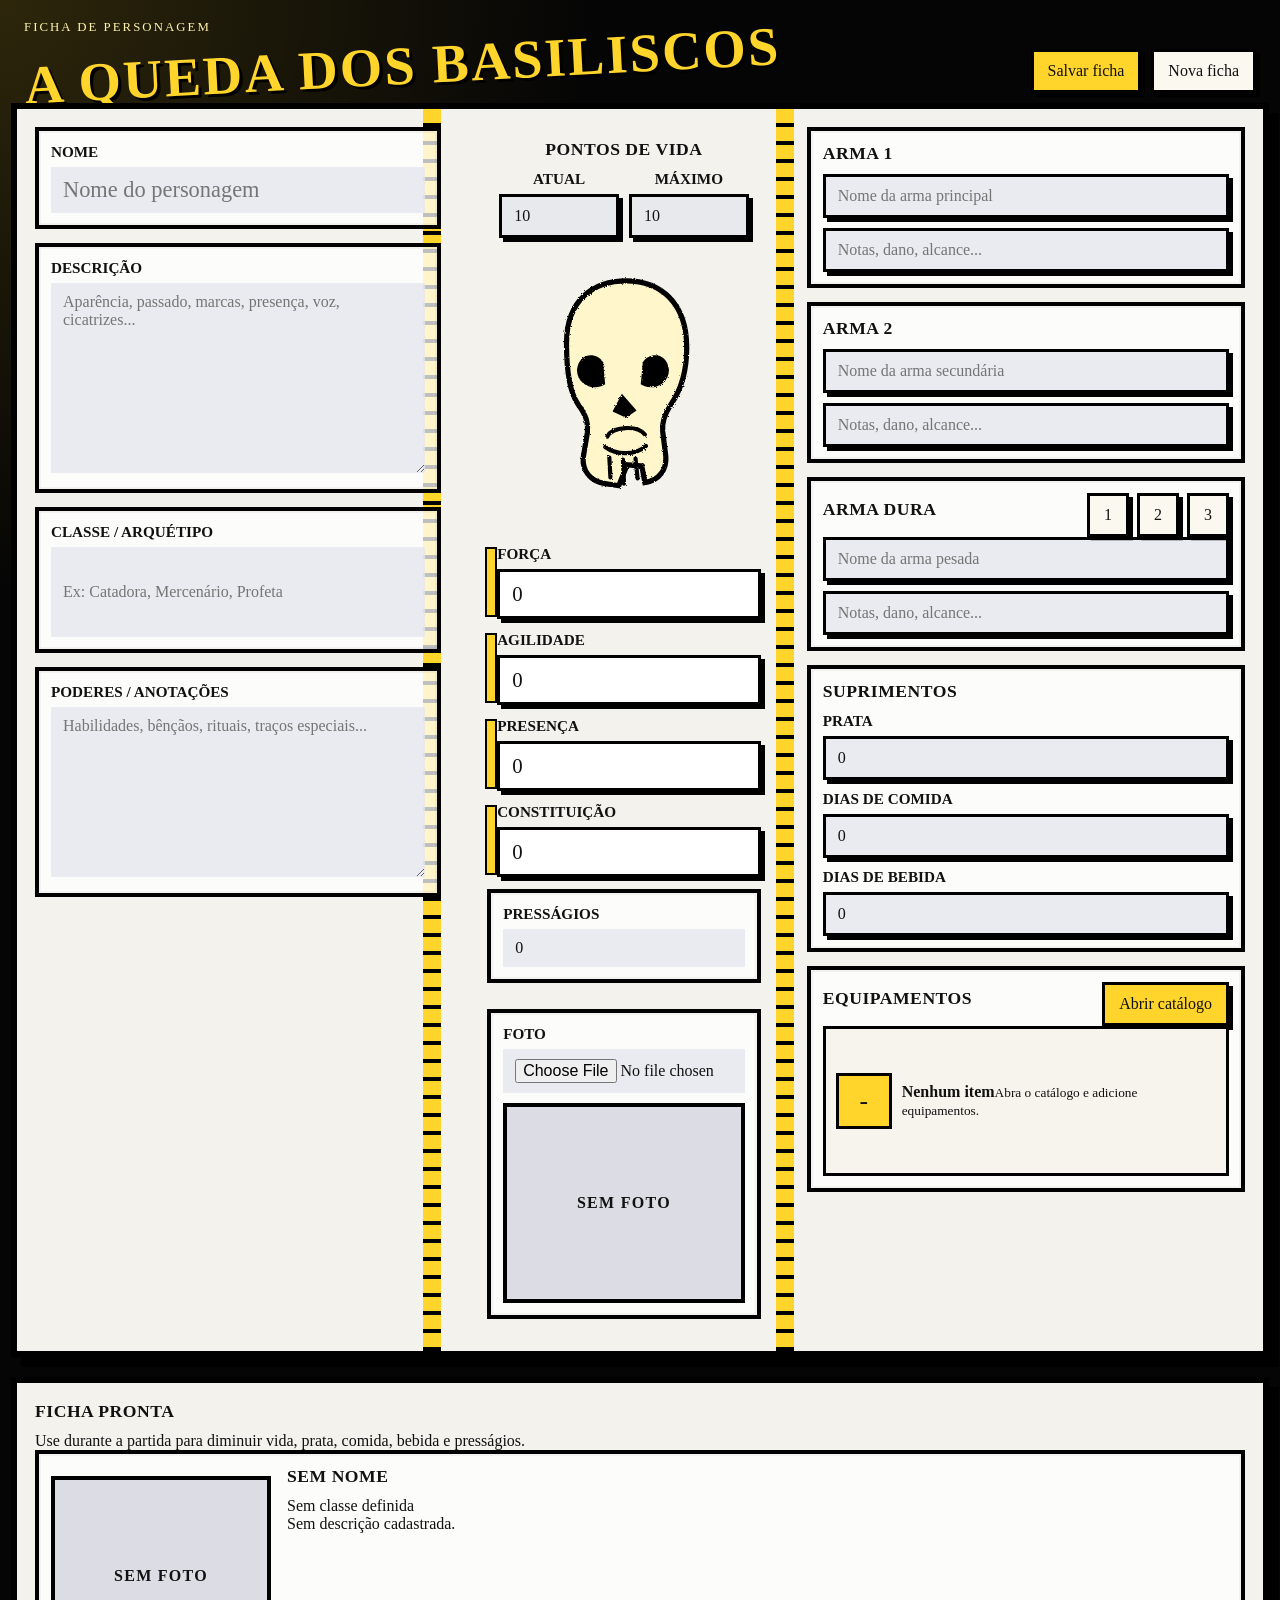
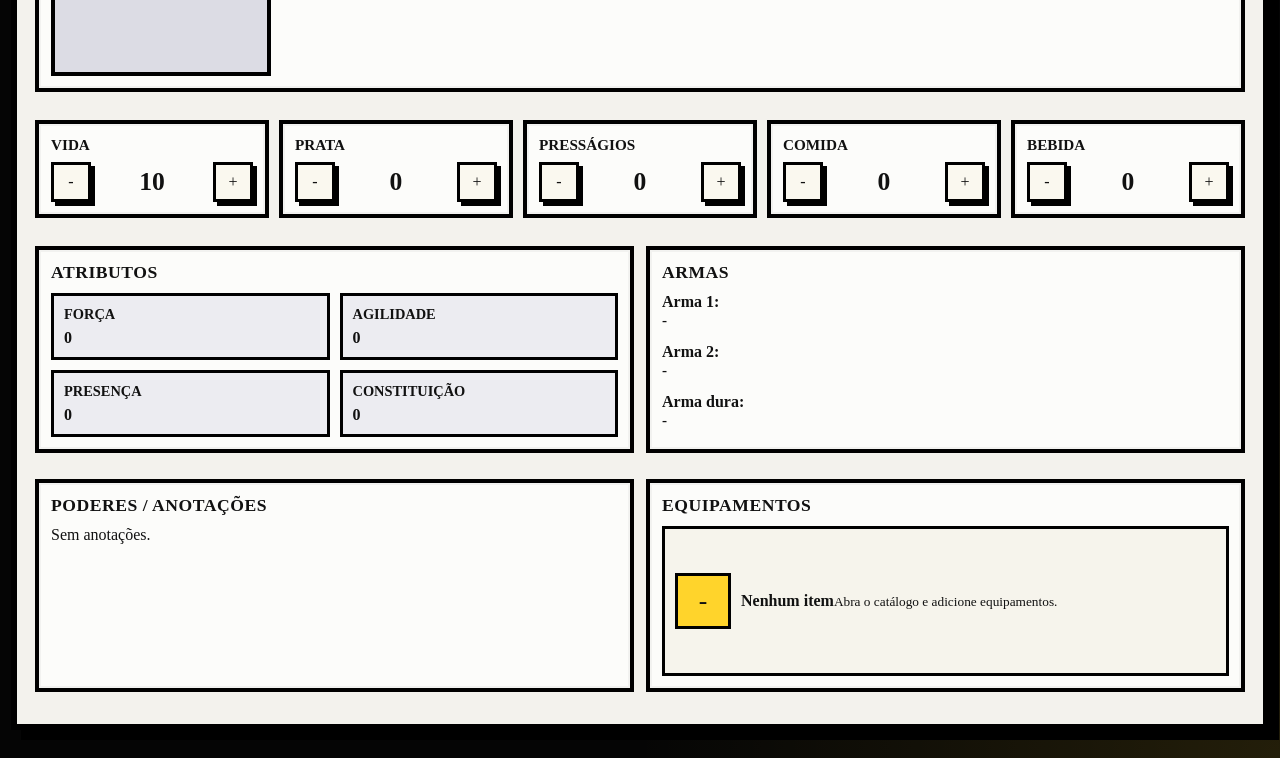
<file: index.html>
﻿<!DOCTYPE html>
<html lang="pt-BR">
<head>
  <meta charset="UTF-8">
  <meta name="viewport" content="width=device-width, initial-scale=1.0">
  <title>A Queda dos Basiliscos | Ficha</title>
  <link rel="stylesheet" href="style.css">
</head>
<body>
  <header class="topbar">
    <div>
      <p class="topbar__eyebrow">Ficha de personagem</p>
      <h1>A Queda dos Basiliscos</h1>
    </div>
    <div class="topbar__actions">
      <button id="save-button" class="action-button action-button--primary" type="button">Salvar ficha</button>
      <button id="reset-button" class="action-button" type="button">Nova ficha</button>
    </div>
  </header>

  <main class="sheet-shell">
    <section class="sheet-grid">
      <div class="sheet-panel sheet-panel--left">
        <section class="ink-box ink-box--title">
          <label>
            <span>Nome</span>
            <input type="text" id="name" maxlength="60" placeholder="Nome do personagem">
          </label>
        </section>

        <section class="ink-box ink-box--desc">
          <label>
            <span>Descrição</span>
            <textarea id="description" rows="8" placeholder="Aparência, passado, marcas, presença, voz, cicatrizes..."></textarea>
          </label>
        </section>

        <section class="ink-box ink-box--class">
          <label>
            <span>Classe / Arquétipo</span>
            <input type="text" id="className" maxlength="40" placeholder="Ex: Catadora, Mercenário, Profeta">
          </label>
        </section>

        <section class="ink-box ink-box--powers">
          <label>
            <span>Poderes / Anotações</span>
            <textarea id="powers" rows="6" placeholder="Habilidades, bênçãos, rituais, traços especiais..."></textarea>
          </label>
        </section>
      </div>

      <div class="sheet-panel sheet-panel--center">
        <section class="center-totem">
          <div class="life-card">
            <h2>Pontos de Vida</h2>
            <div class="life-card__values">
              <label>
                <span>Atual</span>
                <input type="number" id="life" min="0" max="999" value="10">
              </label>
              <label>
                <span>Máximo</span>
                <input type="number" id="lifeMax" min="1" max="999" value="10">
              </label>
            </div>
          </div>

          <div class="skull-wrap">
            <svg class="skull-art" viewBox="0 0 220 260" aria-hidden="true">
              <defs>
                <filter id="rough">
                  <feTurbulence type="fractalNoise" baseFrequency="0.9" numOctaves="1" result="noise"/>
                  <feDisplacementMap in="SourceGraphic" in2="noise" scale="3"/>
                </filter>
              </defs>
              <path d="M55 78 C55 34, 83 18, 112 18 C145 18, 170 39, 170 82 C170 104, 164 123, 155 136 C148 147, 146 154, 147 162 L150 186 C151 198, 144 209, 130 211 L127 195 L113 194 L105 214 L92 212 C78 210, 70 200, 71 187 L75 163 C76 154, 74 147, 66 136 C59 126, 55 106, 55 78 Z" class="skull-fill"/>
              <path d="M90 96 C84 86, 67 86, 65 103 C65 118, 82 124, 92 117 Z" class="skull-hole"/>
              <path d="M128 96 C134 86, 151 86, 153 103 C153 118, 136 124, 126 117 Z" class="skull-hole"/>
              <path d="M108 126 L99 143 L112 149 L122 142 Z" class="skull-hole"/>
              <path d="M94 167 C99 157, 123 156, 130 165" class="skull-line"/>
              <path d="M92 177 C103 185, 121 185, 131 176" class="skull-line"/>
              <path d="M96 187 L97 206" class="skull-line"/>
              <path d="M109 189 L110 212" class="skull-line"/>
              <path d="M121 188 L123 207" class="skull-line"/>
            </svg>
          </div>

          <div class="stats-stack">
            <label class="stat-scratch">
              <span>Força</span>
              <input type="number" id="strength" min="0" max="20" value="0">
            </label>
            <label class="stat-scratch">
              <span>Agilidade</span>
              <input type="number" id="agility" min="0" max="20" value="0">
            </label>
            <label class="stat-scratch">
              <span>Presença</span>
              <input type="number" id="presence" min="0" max="20" value="0">
            </label>
            <label class="stat-scratch">
              <span>Constituição</span>
              <input type="number" id="constitution" min="0" max="20" value="0">
            </label>
          </div>

          <div class="omens-box ink-box">
            <label>
              <span>Presságios</span>
              <input type="number" id="omens" min="0" max="99" value="0">
            </label>
          </div>

          <div class="photo-box ink-box">
            <label>
              <span>Foto</span>
              <input type="file" id="photo" accept="image/*">
            </label>
            <div class="photo-preview">
              <img id="photo-preview" class="photo-preview__image hidden" alt="Foto do personagem">
              <div id="photo-fallback" class="photo-preview__fallback">Sem foto</div>
            </div>
          </div>
        </section>
      </div>

      <div class="sheet-panel sheet-panel--right">
        <section class="ink-box ink-box--weapon">
          <div class="section-head">
            <h2>Arma 1</h2>
          </div>
          <div class="weapon-row">
            <input type="text" id="weaponPrimary" placeholder="Nome da arma principal">
            <input type="text" id="weaponPrimaryNotes" placeholder="Notas, dano, alcance...">
          </div>
        </section>

        <section class="ink-box ink-box--weapon">
          <div class="section-head">
            <h2>Arma 2</h2>
          </div>
          <div class="weapon-row">
            <input type="text" id="weaponSecondary" placeholder="Nome da arma secundária">
            <input type="text" id="weaponSecondaryNotes" placeholder="Notas, dano, alcance...">
          </div>
        </section>

        <section class="ink-box ink-box--weapon-durable">
          <div class="section-head section-head--split">
            <h2>Arma Dura</h2>
            <div class="durability-dots">
              <button type="button" class="dot-button" data-durability="1">1</button>
              <button type="button" class="dot-button" data-durability="2">2</button>
              <button type="button" class="dot-button" data-durability="3">3</button>
            </div>
          </div>
          <div class="weapon-row">
            <input type="text" id="weaponHeavy" placeholder="Nome da arma pesada">
            <input type="text" id="weaponHeavyNotes" placeholder="Notas, dano, alcance...">
          </div>
        </section>

        <section class="ink-box ink-box--resources">
          <div class="section-head">
            <h2>Suprimentos</h2>
          </div>
          <div class="resource-mini-grid">
            <label>
              <span>Prata</span>
              <input type="number" id="silver" min="0" max="9999" value="0">
            </label>
            <label>
              <span>Dias de comida</span>
              <input type="number" id="foodDays" min="0" max="365" value="0">
            </label>
            <label>
              <span>Dias de bebida</span>
              <input type="number" id="drinkDays" min="0" max="365" value="0">
            </label>
          </div>
        </section>

        <section class="ink-box ink-box--equipment">
          <div class="section-head section-head--split">
            <h2>Equipamentos</h2>
            <button id="open-catalog-button" class="mini-action" type="button">Abrir catálogo</button>
          </div>
          <div id="inventory-list" class="equipment-list"></div>
        </section>
      </div>
    </section>

    <section class="sheet-output">
      <div class="sheet-output__head">
        <h2>Ficha pronta</h2>
        <p>Use durante a partida para diminuir vida, prata, comida, bebida e presságios.</p>
      </div>

      <article id="final-sheet" class="final-sheet">
        <div class="final-sheet__identity ink-box">
          <div class="final-sheet__identity-image">
            <img id="sheet-photo" class="hidden" alt="Retrato final">
            <div id="sheet-photo-fallback" class="photo-preview__fallback">Sem foto</div>
          </div>
          <div>
            <h3 id="sheet-name">Sem nome</h3>
            <p id="sheet-class">Sem classe definida</p>
            <p id="sheet-description">Sem descrição cadastrada.</p>
          </div>
        </div>

        <div class="final-sheet__quick-grid">
          <div class="quick-card ink-box">
            <span>Vida</span>
            <div class="quick-controls">
              <button type="button" data-adjust="life" data-change="-1">-</button>
              <strong id="sheet-life">0</strong>
              <button type="button" data-adjust="life" data-change="1">+</button>
            </div>
          </div>
          <div class="quick-card ink-box">
            <span>Prata</span>
            <div class="quick-controls">
              <button type="button" data-adjust="silver" data-change="-1">-</button>
              <strong id="sheet-silver">0</strong>
              <button type="button" data-adjust="silver" data-change="1">+</button>
            </div>
          </div>
          <div class="quick-card ink-box">
            <span>Presságios</span>
            <div class="quick-controls">
              <button type="button" data-adjust="omens" data-change="-1">-</button>
              <strong id="sheet-omens">0</strong>
              <button type="button" data-adjust="omens" data-change="1">+</button>
            </div>
          </div>
          <div class="quick-card ink-box">
            <span>Comida</span>
            <div class="quick-controls">
              <button type="button" data-adjust="foodDays" data-change="-1">-</button>
              <strong id="sheet-foodDays">0</strong>
              <button type="button" data-adjust="foodDays" data-change="1">+</button>
            </div>
          </div>
          <div class="quick-card ink-box">
            <span>Bebida</span>
            <div class="quick-controls">
              <button type="button" data-adjust="drinkDays" data-change="-1">-</button>
              <strong id="sheet-drinkDays">0</strong>
              <button type="button" data-adjust="drinkDays" data-change="1">+</button>
            </div>
          </div>
        </div>

        <div class="final-sheet__details-grid">
          <section class="ink-box">
            <h3>Atributos</h3>
            <div class="detail-stats">
              <div><span>Força</span><strong id="sheet-strength">0</strong></div>
              <div><span>Agilidade</span><strong id="sheet-agility">0</strong></div>
              <div><span>Presença</span><strong id="sheet-presence">0</strong></div>
              <div><span>Constituição</span><strong id="sheet-constitution">0</strong></div>
            </div>
          </section>

          <section class="ink-box">
            <h3>Armas</h3>
            <div class="weapon-preview-list">
              <p><strong>Arma 1:</strong> <span id="sheet-weapon-primary">-</span></p>
              <p><strong>Arma 2:</strong> <span id="sheet-weapon-secondary">-</span></p>
              <p><strong>Arma dura:</strong> <span id="sheet-weapon-heavy">-</span></p>
            </div>
          </section>

          <section class="ink-box">
            <h3>Poderes / Anotações</h3>
            <p id="sheet-powers">Sem anotações.</p>
          </section>

          <section class="ink-box">
            <h3>Equipamentos</h3>
            <div id="sheet-inventory" class="equipment-list equipment-list--sheet"></div>
          </section>
        </div>
      </article>
    </section>
  </main>

  <dialog id="catalog-dialog" class="catalog-dialog">
    <div class="catalog-dialog__head">
      <div>
        <p class="topbar__eyebrow">Catálogo</p>
        <h2>Escolha um item</h2>
      </div>
      <button id="close-catalog-button" class="action-button" type="button">Fechar</button>
    </div>

    <div class="catalog-toolbar">
      <input type="text" id="item-search" placeholder="Buscar item...">
      <input type="number" id="item-quantity" min="1" max="99" value="1">
      <div id="selected-item-name" class="selected-item-name">Nenhum item selecionado</div>
      <button id="add-item-button" class="action-button action-button--primary" type="button">Adicionar</button>
    </div>

    <div id="items-catalog" class="catalog-grid"></div>
  </dialog>

  <script src="script.js"></script>
</body>
</html>
</file>
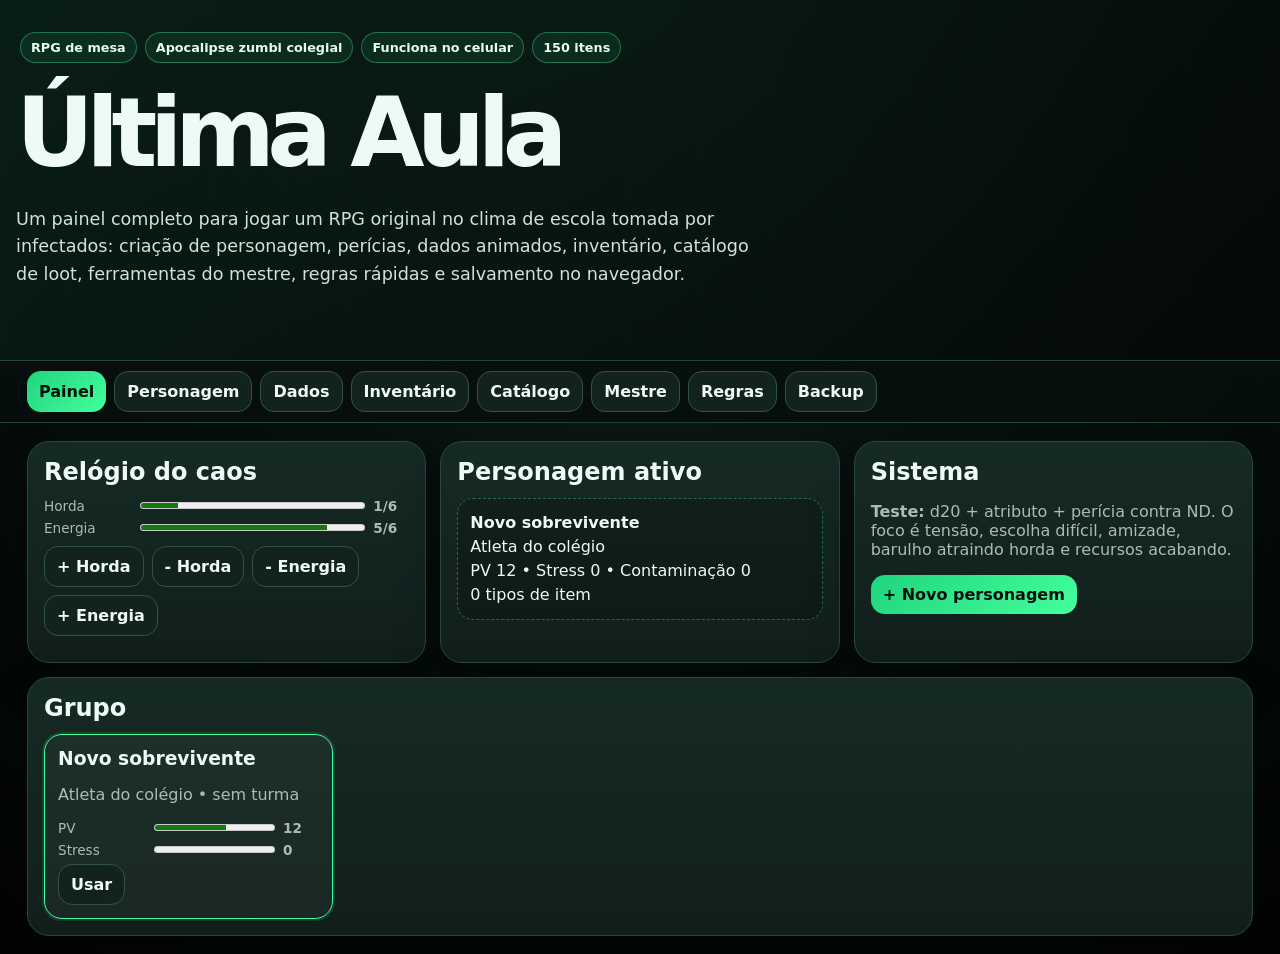
<file: ultima-aula-zombie-rpg/index.html>
<!doctype html>
<html lang="pt-BR">
<head>
<meta charset="utf-8">
<meta name="viewport" content="width=device-width,initial-scale=1">
<title>Última Aula | RPG Zumbi Colegial</title>
<style>
:root{--bg:#07100f;--card:#111f1c;--card2:#162a25;--line:#2b463f;--txt:#eefaf4;--mut:#a8bdb3;--green:#43ff9c;--red:#ff5365;--yel:#ffd166}*{box-sizing:border-box}body{margin:0;font-family:system-ui,-apple-system,Segoe UI,Arial,sans-serif;background:radial-gradient(circle at top,#1b352b,#07100f 45%,#020403);color:var(--txt)}button,input,select,textarea{font:inherit}button{cursor:pointer}.hero{padding:28px 16px 54px;background:linear-gradient(135deg,rgba(9,30,23,.95),rgba(4,8,7,.85)),repeating-linear-gradient(90deg,rgba(67,255,156,.08) 0 1px,transparent 1px 70px);border-bottom:1px solid #25453b}.wrap{max-width:1250px;margin:auto}.hero h1{font-size:clamp(2.6rem,9vw,6rem);letter-spacing:-.08em;margin:.1em 0}.hero p{max-width:760px;color:#d0e2d9;line-height:1.55;font-size:1.1rem}.tag{display:inline-block;border:1px solid rgba(67,255,156,.35);background:rgba(67,255,156,.08);border-radius:999px;padding:7px 10px;margin:4px;color:#dffff0;font-weight:800;font-size:.8rem}.tabs{position:sticky;top:0;z-index:5;background:rgba(7,16,15,.92);backdrop-filter:blur(10px);border-bottom:1px solid #25453b;overflow:auto;white-space:nowrap}.tabs .wrap{display:flex;gap:8px;padding:10px 12px}.tabbtn,.btn{border:1px solid #315249;background:#12231f;color:var(--txt);border-radius:14px;padding:10px 12px;font-weight:900}.tabbtn.on,.btn.primary{background:linear-gradient(135deg,#20d57d,#43ff9c);color:#04100b;border:0}.btn.danger{border-color:rgba(255,83,101,.5);background:rgba(255,83,101,.14);color:#ffdbe0}.grid{display:grid;grid-template-columns:repeat(12,1fr);gap:14px;padding:18px 12px}.panel{grid-column:span 12;background:linear-gradient(180deg,var(--card2),var(--card));border:1px solid var(--line);border-radius:22px;padding:16px;box-shadow:0 18px 45px rgba(0,0,0,.28)}.half{grid-column:span 6}.third{grid-column:span 4}.two{display:grid;grid-template-columns:1fr 1fr;gap:10px}.field{display:grid;gap:6px;color:var(--mut);font-weight:800;font-size:.9rem;margin-bottom:10px}.field input,.field select,.field textarea,.search{width:100%;border:1px solid var(--line);background:#071210;color:var(--txt);border-radius:14px;padding:11px;outline:0}.field input:focus,.search:focus{border-color:var(--green)}h2,h3{margin:0 0 12px}.mut{color:var(--mut)}.cards{display:grid;grid-template-columns:repeat(auto-fill,minmax(230px,1fr));gap:12px}.card{border:1px solid var(--line);background:rgba(255,255,255,.035);border-radius:18px;padding:13px}.card.active{border-color:var(--green);box-shadow:0 0 0 2px rgba(67,255,156,.12)}.mini{display:flex;gap:6px;flex-wrap:wrap}.pill{background:rgba(67,255,156,.09);border:1px solid rgba(67,255,156,.24);border-radius:999px;padding:5px 8px;font-size:.75rem;font-weight:900}.rare{background:rgba(255,209,102,.12);border-color:rgba(255,209,102,.35);color:#ffe4a8}.bars div{display:grid;grid-template-columns:88px 1fr 36px;gap:8px;align-items:center;margin:6px 0;color:var(--mut);font-size:.85rem}meter{width:100%;height:14px}.statgrid,.skillgrid{display:grid;grid-template-columns:repeat(auto-fill,minmax(150px,1fr));gap:10px}.stat,.skill{border:1px solid var(--line);border-radius:15px;padding:10px;background:rgba(255,255,255,.03)}.stat input,.skill select{width:100%;margin-top:6px;border:1px solid var(--line);background:#071210;color:var(--txt);border-radius:10px;padding:8px}.dice{display:grid;place-items:center}.face{width:140px;height:140px;display:grid;place-items:center;border-radius:30px;background:linear-gradient(135deg,#effff6,var(--green));color:#04100b;font-size:4rem;font-weight:1000;margin:8px auto 16px;box-shadow:0 20px 45px rgba(67,255,156,.24);transform:rotate(-5deg)}.face.roll{animation:shake .55s linear infinite}@keyframes shake{25%{transform:rotate(8deg) scale(1.05)}60%{transform:rotate(-10deg) scale(.98)}}.out{border:1px dashed rgba(67,255,156,.35);border-radius:16px;padding:12px;min-height:80px;background:rgba(0,0,0,.18);line-height:1.5}.log{max-height:300px;overflow:auto;display:grid;gap:8px}.log div{border-left:3px solid var(--green);background:rgba(255,255,255,.04);border-radius:10px;padding:9px}.hide{display:none}.toast{position:fixed;left:50%;bottom:18px;transform:translateX(-50%);background:#eafff4;color:#06120d;padding:11px 16px;border-radius:999px;font-weight:1000;z-index:20}.tools{display:flex;gap:8px;flex-wrap:wrap;margin:10px 0}.catalog-tools{display:grid;grid-template-columns:1fr 220px;gap:10px;margin-bottom:12px}@media(max-width:800px){.grid{display:block}.panel{margin-bottom:14px}.half,.third{grid-column:span 12}.two,.catalog-tools{grid-template-columns:1fr}.face{width:115px;height:115px;font-size:3.2rem}.hero{padding-bottom:36px}}
</style>
</head>
<body>
<header class="hero"><div class="wrap"><span class="tag">RPG de mesa</span><span class="tag">Apocalipse zumbi colegial</span><span class="tag">Funciona no celular</span><span class="tag">150 itens</span><h1>Última Aula</h1><p>Um painel completo para jogar um RPG original no clima de escola tomada por infectados: criação de personagem, perícias, dados animados, inventário, catálogo de loot, ferramentas do mestre, regras rápidas e salvamento no navegador.</p></div></header>
<nav class="tabs"><div class="wrap"><button class="tabbtn on" data-t="painel">Painel</button><button class="tabbtn" data-t="personagem">Personagem</button><button class="tabbtn" data-t="dados">Dados</button><button class="tabbtn" data-t="inventario">Inventário</button><button class="tabbtn" data-t="catalogo">Catálogo</button><button class="tabbtn" data-t="mestre">Mestre</button><button class="tabbtn" data-t="regras">Regras</button><button class="tabbtn" data-t="backup">Backup</button></div></nav>
<main class="wrap">
<section id="painel" class="grid sec"><div class="panel third"><h2>Relógio do caos</h2><div class="bars"><div><span>Horda</span><meter id="mh" min="0" max="6"></meter><b id="vh"></b></div><div><span>Energia</span><meter id="me" min="0" max="6"></meter><b id="ve"></b></div></div><div class="tools"><button class="btn" onclick="clock('h',1)">+ Horda</button><button class="btn" onclick="clock('h',-1)">- Horda</button><button class="btn" onclick="clock('e',-1)">- Energia</button><button class="btn" onclick="clock('e',1)">+ Energia</button></div></div><div class="panel third"><h2>Personagem ativo</h2><div id="ativo" class="out"></div></div><div class="panel third"><h2>Sistema</h2><p class="mut"><b>Teste:</b> d20 + atributo + perícia contra ND. O foco é tensão, escolha difícil, amizade, barulho atraindo horda e recursos acabando.</p><button class="btn primary" onclick="novo()">+ Novo personagem</button></div><div class="panel"><h2>Grupo</h2><div id="lista" class="cards"></div></div></section>
<section id="personagem" class="grid sec hide"><div class="panel half"><h2>Ficha</h2><div class="two"><label class="field">Nome<input id="nome"></label><label class="field">Idade<input id="idade" type="number"></label></div><label class="field">Turma / grupo<input id="turma"></label><label class="field">Arquétipo<select id="arq"></select></label><label class="field">Conceito<textarea id="conceito" rows="3"></textarea></label><div class="two"><label class="field">Objetivo<input id="obj"></label><label class="field">Medo<input id="medo"></label></div><div class="tools"><button class="btn primary" onclick="salvarForm()">Salvar ficha</button><button class="btn" onclick="aplicarArq()">Aplicar bônus do arquétipo</button><button class="btn danger" onclick="delChar()">Excluir</button></div></div><div class="panel half"><h2>Atributos</h2><div id="stats" class="statgrid"></div><h2 style="margin-top:16px">Status</h2><div id="status" class="statgrid"></div></div><div class="panel"><h2>Perícias</h2><p class="mut">Rank 0 a 4. Cada rank soma no teste.</p><div id="skills" class="skillgrid"></div></div></section>
<section id="dados" class="grid sec hide"><div class="panel half dice"><h2>Rolador animado</h2><div id="face" class="face">20</div><div class="two"><label class="field">Qtd<input id="qtd" type="number" min="1" max="10" value="1"></label><label class="field">Dado<select id="sides"><option>4</option><option>6</option><option>8</option><option>10</option><option>12</option><option selected>20</option><option>100</option></select></label><label class="field">Atributo<select id="rstat"></select></label><label class="field">Perícia<select id="rskill"></select></label><label class="field">Mod<input id="mod" type="number" value="0"></label><label class="field">ND<select id="nd"><option>8</option><option selected>12</option><option>16</option><option>20</option><option>24</option></select></label></div><button class="btn primary" style="width:100%;padding:15px" onclick="rolar()">Rolar</button><div id="res" class="out" style="width:100%;margin-top:12px">Pronto para rolar.</div></div><div class="panel half"><h2>Histórico</h2><div id="log" class="log"></div></div></section>
<section id="inventario" class="grid sec hide"><div class="panel"><h2>Inventário do ativo</h2><div id="inv" class="cards"></div></div></section>
<section id="catalogo" class="grid sec hide"><div class="panel"><h2>Catálogo de itens <span class="tag" id="count"></span></h2><div class="catalog-tools"><input id="busca" class="search" placeholder="Buscar item, categoria ou efeito" oninput="renderCat()"><select id="fcat" class="search" onchange="renderCat()"></select></div><div id="cat" class="cards"></div></div></section>
<section id="mestre" class="grid sec hide"><div class="panel third"><h2>Evento</h2><button class="btn primary" onclick="gen('evento')">Gerar</button><div id="evento" class="out"></div></div><div class="panel third"><h2>Loot</h2><button class="btn primary" onclick="gen('loot')">Gerar</button><div id="loot" class="out"></div></div><div class="panel third"><h2>Infectado</h2><button class="btn primary" onclick="gen('zumbi')">Gerar</button><div id="zumbi" class="out"></div></div><div class="panel half"><h2>Local</h2><button class="btn primary" onclick="gen('local')">Gerar</button><div id="local" class="out"></div></div><div class="panel half"><h2>Missão</h2><button class="btn primary" onclick="gen('missao')">Gerar</button><div id="missao" class="out"></div></div></section>
<section id="regras" class="grid sec hide"><div class="panel"><h2>Regras rápidas</h2><p><b>Teste:</b> role 1d20 + atributo + perícia. ND 8 fácil, 12 normal, 16 difícil, 20 insano, 24 quase impossível.</p><p><b>Combate:</b> cada turno tem movimento, ação e fala curta. Arma fraca 1d4, comum 1d6, forte 1d8, pesada 1d10.</p><p><b>Mordida:</b> em crítico ou agarrão de 2 rodadas, role Corpo ou Sangue-frio ND 16. Falhou: +1 Contaminação. Com 3, a transformação começa.</p><p><b>Stress:</b> com 5+, -1 em Mente e Sangue-frio. Com 8+, teste Sangue-frio ND 12 para não travar.</p><p><b>Horda:</b> barulho aumenta o relógio. Em 6/6, a horda invade a cena.</p></div></section>
<section id="backup" class="grid sec hide"><div class="panel half"><h2>Exportar</h2><p class="mut">Baixe um JSON com fichas, inventários e relógios.</p><button class="btn primary" onclick="exportar()">Exportar</button></div><div class="panel half"><h2>Importar</h2><input type="file" id="imp" accept="application/json" onchange="importar(event)"></div><div class="panel"><button class="btn danger" onclick="resetar()">Apagar tudo deste navegador</button></div></section>
</main>
<script>
const $=s=>document.querySelector(s),$$=s=>[...document.querySelectorAll(s)],esc=s=>String(s??'').replace(/[&<>"']/g,m=>({'&':'&amp;','<':'&lt;','>':'&gt;','"':'&quot;',"'":'&#039;'}[m]));
const ST=['Corpo','Reflexo','Mente','Sangue-frio','Social'],STATUS=['PV','Energia','Fome','Sede','Stress','Contaminação'],SK=['Atletismo','Briga','Furtividade','Investigação','Medicina','Tecnologia','Sobrevivência','Liderança','Persuasão','Percepção','Arrombamento','Direção','Mira','Mentira','Psicologia','Improviso','Intimidação','Ciências','Parkour','Cultura Pop'];
const ARQ=[['Atleta do colégio',{Corpo:1,Reflexo:1},['Atletismo','Parkour','Briga']],['Nerd da tecnologia',{Mente:2},['Tecnologia','Investigação','Ciências']],['Representante de turma',{Social:2},['Liderança','Persuasão','Psicologia']],['Aluno quieto observador',{'Sangue-frio':1,Mente:1},['Percepção','Furtividade','Investigação']],['Bagunceiro sobrevivente',{Reflexo:1,Social:1},['Improviso','Mentira','Arrombamento']],['Filho de socorrista',{Mente:1,'Sangue-frio':1},['Medicina','Sobrevivência','Ciências']],['Brigão protetor',{Corpo:2},['Briga','Intimidação','Atletismo']],['Influencer do caos',{Social:1,Reflexo:1},['Persuasão','Cultura Pop','Mentira']]];
const G={
'Armas improvisadas':['Cabo de vassoura reforçado','Taco de beisebol rachado','Pé de mesa com pregos','Tesoura de laboratório','Extintor vazio','Extintor cheio','Martelo de manutenção','Chave inglesa pesada','Barra de ferro do portão','Cortador de grama desmontado','Corrente de bicicleta','Faca de cozinha da cantina','Facão do jardim','Escudo de tampa de lixo','Mochila com livros','Bastão de selfie quebrado','Régua metálica gigante','Suporte de projetor','Tripé de câmera','Bola de vôlei endurecida','Garrafa de vidro quebrada','Cadeira escolar','Bandeja da cantina','Canivete perdido','Serra manual enferrujada'],
'Ferramentas e utilidades':['Lanterna pequena','Lanterna tática','Pilha reserva','Fita isolante','Silver tape','Isqueiro','Caixa de fósforos','Corda de educação física','Mosquetão de escalada','Kit de costura','Alicate','Chave de fenda','Multímetro','Mapa impresso da escola','Bússola barata','Rádio comunicador','Apito de professor','Spray de tinta','Caderno de anotações','Caneta permanente','Carregador portátil','Cabo USB universal','Notebook velho da secretaria','Celular trincado','Chave mestra da limpeza'],
'Comida e bebida':['Garrafa de água 500 ml','Galão de água 5 L','Suco de caixinha','Refrigerante quente','Achocolatado','Biscoito recheado','Barra de cereal','Marmita fria','Macarrão instantâneo','Arroz da cantina','Feijão em pote','Farinha escondida','Chocolate amassado','Balas sortidas','Salgadinho grande','Pão dormido','Queijo vencendo','Enlatado de sardinha','Milho enlatado','Café solúvel','Energético','Chá de camomila','Pacote de sal','Açúcar da cantina','Kit lanche roubado'],
'Medicina e proteção':['Bandagem limpa','Gaze esterilizada','Álcool 70','Água oxigenada','Analgésico','Antibiótico raro','Seringa lacrada','Máscara descartável','Máscara de pintura','Luvas de laboratório','Jaleco grosso','Óculos de proteção','Kit primeiros socorros','Tala improvisada','Soro fisiológico','Remédio para febre','Antialérgico','Colete de inspetor','Capacete de obra','Joelheira de vôlei','Munhequeira','Cobertor térmico','Sabonete antibacteriano','Frasco de repelente','Teste rápido experimental'],
'Tecnologia e eletrônicos':['Tablet da biblioteca','Pendrive misterioso','Câmera da escola','Cartão de memória','Gravador de voz','Caixa de som bluetooth','Microfone sem fio','Drone de brinquedo','Controle remoto universal','Projetor portátil','HD externo da diretoria','Roteador reserva','Câmera térmica quebrada','Sensor de presença','Relógio digital','Walkie-talkie premium','Carregador solar dobrável','Bateria de notebook','Extensão elétrica','Filtro de linha','Fone de ouvido','GPS antigo','Pager de hospital','Mini impressora térmica','Sensor de porta magnético'],
'Itens escolares e sociais':['Uniforme limpo','Moletom preto','Jaqueta do time','Carteirinha escolar','Chaves do armário','Agenda de turma','Livro pesado','Livro de biologia','Livro de química','Livro de história','Prova corrigida','Bilhete secreto','Foto de família','Colar de amizade','Anel de formatura antigo','Dinheiro molhado','Cartaz de evento escolar','Caixa de giz','Apagador empoeirado','Troféu de campeonato','Medalha escolar','Diário trancado','Mochila grande','Estojo completo','Óculos reserva']};
const EF=['dano 1d6 ou vantagem de improviso na cena','+2 em teste específico quando usado com criatividade','1 uso forte ou 3 usos fracos antes de gastar','pode virar distração e aumentar Horda se falhar','reduz risco de mordida, fome, sede ou stress conforme a cena'];
const IT=Object.entries(G).flatMap(([cat,arr])=>arr.map((n,i)=>({id:cat[0]+i,n,cat,rar:['Comum','Comum','Incomum','Raro'][i%4],peso:1+i%3,ef:EF[i%EF.length]})));
const EVENTOS=['O alarme dispara sozinho e a Horda sobe +1.','Um aluno trancado no banheiro pede ajuda, mas a voz parece errada.','A energia pisca e testes de Percepção visual têm -2 por uma cena.','Um professor infectado bloqueia o corredor repetindo uma frase da aula.','Um grupo rival exige comida para liberar passagem.','O rádio capta: evacuação no telhado em 30 minutos.','Um amigo aparece mordido e jura que está bem.','A biblioteca está silenciosa demais e livros formam uma seta.'];
const Z=['Infectado corredor: PV 8, chega rápido se ouvir barulho.','Infectado agarrador: PV 10, prende e tenta morder no próximo turno.','Professor mutado: PV 16, imita vozes conhecidas.','Horda de corredor: PV 30, não é para vencer lutando.','Infectado silencioso: PV 7, sai de armários e salas escuras.','Diretor contaminado: PV 20, tem chaves e conhece rotas.'];
const LOC=['Cantina: comida, gás, facas e portas de serviço.','Biblioteca: mapas, esconderijos e alguém observando.','Quadra: espaço aberto, eco alto e risco de cerco.','Laboratório: química, remédios e pistas da origem.','Secretaria: chaves, câmeras e rádio fraco.','Telhado: esperança de resgate e pouca cobertura.'];
const MIS=['Chegar ao telhado antes que a horda bloqueie a escada.','Buscar remédio no laboratório para salvar um aliado.','Invadir a secretaria e liberar as câmeras.','Resgatar um grupo preso na biblioteca sem barulho.','Descobrir quem trancou o portão por dentro.','Montar barricada na cantina e sobreviver 6 rodadas.'];
let S=JSON.parse(localStorage.uaula||'null')||{a:null,h:1,e:5,rolls:[],chars:[]};
function id(){return Math.random().toString(36).slice(2)+Date.now().toString(36)}function base(){return{id:id(),nome:'Novo sobrevivente',idade:'',turma:'',arq:ARQ[0][0],conceito:'',obj:'',medo:'',st:Object.fromEntries(ST.map(x=>[x,1])),status:{PV:12,Energia:6,Fome:0,Sede:0,Stress:0,Contaminação:0},sk:Object.fromEntries(SK.map(x=>[x,0])),inv:[]}}function ch(){return S.chars.find(x=>x.id==S.a)}function save(){localStorage.uaula=JSON.stringify(S)}function toast(t){let d=document.createElement('div');d.className='toast';d.textContent=t;document.body.appendChild(d);setTimeout(()=>d.remove(),1500)}function ensure(){if(!S.chars.length){let c=base();S.chars.push(c);S.a=c.id;save()}}
function render(){ensure();let c=ch();$('#mh').value=S.h;$('#me').value=S.e;$('#vh').textContent=S.h+'/6';$('#ve').textContent=S.e+'/6';$('#ativo').innerHTML=`<b>${esc(c.nome)}</b><br>${esc(c.arq)}<br>PV ${c.status.PV} • Stress ${c.status.Stress} • Contaminação ${c.status.Contaminação}<br>${c.inv.length} tipos de item`;$('#lista').innerHTML=S.chars.map(x=>`<div class="card ${x.id==S.a?'active':''}"><h3>${esc(x.nome)}</h3><p class="mut">${esc(x.arq)} • ${esc(x.turma||'sem turma')}</p><div class="bars"><div><span>PV</span><meter min="0" max="20" value="${x.status.PV}"></meter><b>${x.status.PV}</b></div><div><span>Stress</span><meter min="0" max="10" value="${x.status.Stress}"></meter><b>${x.status.Stress}</b></div></div><button class="btn" onclick="S.a='${x.id}';save();render()">Usar</button></div>`).join('');renderForm();renderInv();renderCat();renderLog()}
function renderForm(){let c=ch();$('#arq').innerHTML=ARQ.map(a=>`<option ${a[0]==c.arq?'selected':''}>${a[0]}</option>`).join('');['nome','idade','turma','conceito','obj','medo'].forEach(k=>$('#'+k).value=c[k]||'');$('#stats').innerHTML=ST.map(k=>`<div class="stat">${k}<input type="number" min="0" max="6" value="${c.st[k]}" oninput="ch().st['${k}']=+this.value;save()"></div>`).join('');$('#status').innerHTML=STATUS.map(k=>`<div class="stat">${k}<input type="number" min="0" max="20" value="${c.status[k]}" oninput="ch().status['${k}']=+this.value;save()"></div>`).join('');$('#skills').innerHTML=SK.map(k=>`<div class="skill"><b>${k}</b><select onchange="ch().sk['${k}']=+this.value;save()">${[0,1,2,3,4].map(n=>`<option value="${n}" ${c.sk[k]==n?'selected':''}>+${n}</option>`).join('')}</select></div>`).join('');$('#rstat').innerHTML='<option>Nenhum</option>'+ST.map(x=>`<option>${x}</option>`).join('');$('#rskill').innerHTML='<option>Nenhuma</option>'+SK.map(x=>`<option>${x}</option>`).join('')}
function salvarForm(){let c=ch();['nome','idade','turma','conceito','obj','medo'].forEach(k=>c[k]=$('#'+k).value);c.arq=$('#arq').value;save();render();toast('Ficha salva')}function novo(){let c=base();S.chars.push(c);S.a=c.id;save();render();show('personagem')}function delChar(){if(!confirm('Excluir personagem ativo?'))return;S.chars=S.chars.filter(x=>x.id!=S.a);S.a=S.chars[0]?.id;save();render()}function aplicarArq(){let c=ch(),a=ARQ.find(x=>x[0]==$('#arq').value);ST.forEach(x=>c.st[x]=1);SK.forEach(x=>c.sk[x]=0);Object.entries(a[1]).forEach(([k,v])=>c.st[k]+=v);a[2].forEach(k=>c.sk[k]=2);c.arq=a[0];save();render();toast('Bônus aplicados')}
function clock(k,v){S[k]=Math.max(0,Math.min(6,S[k]+v));save();render()}function renderCat(){let f=$('#fcat'),old=f.value;f.innerHTML='<option>Todas</option>'+Object.keys(G).map(x=>`<option>${x}</option>`).join('');f.value=old||'Todas';let b=($('#busca')?.value||'').toLowerCase(),fc=f.value;let L=IT.filter(i=>(fc=='Todas'||i.cat==fc)&&(i.n+i.cat+i.ef).toLowerCase().includes(b));$('#count').textContent=IT.length+' itens';$('#cat').innerHTML=L.map(i=>`<div class="card"><div class="mini"><span class="pill">${i.cat}</span><span class="pill ${i.rar=='Raro'?'rare':''}">${i.rar}</span><span class="pill">Peso ${i.peso}</span></div><h3>${esc(i.n)}</h3><p class="mut">${esc(i.ef)}</p><button class="btn" onclick="add('${i.id}')">Adicionar</button></div>`).join('')}
function add(id){let c=ch(),e=c.inv.find(x=>x.id==id);if(e)e.q++;else c.inv.push({id,q:1});save();render();toast('Item adicionado')}function renderInv(){let c=ch();$('#inv').innerHTML=c.inv.length?c.inv.map(e=>{let i=IT.find(x=>x.id==e.id);return`<div class="card"><div class="mini"><span class="pill">Qtd ${e.q}</span><span class="pill">${i.cat}</span></div><h3>${esc(i.n)}</h3><p class="mut">${esc(i.ef)}</p><button class="btn" onclick="chg('${e.id}',1)">+</button> <button class="btn" onclick="chg('${e.id}',-1)">-</button> <button class="btn danger" onclick="rem('${e.id}')">Remover</button></div>`}).join(''):'<p class="mut">Inventário vazio. Vá no catálogo e adicione itens.</p>'}function chg(id,d){let e=ch().inv.find(x=>x.id==id);e.q+=d;if(e.q<=0)rem(id);save();render()}function rem(id){ch().inv=ch().inv.filter(x=>x.id!=id);save();render()}
function rolar(){let q=+$('#qtd').value,s=+$('#sides').value,m=+$('#mod').value||0,nd=+$('#nd').value,c=ch(),rs=$('#rstat').value,rk=$('#rskill').value,face=$('#face'),n=0;face.classList.add('roll');let anim=setInterval(()=>{face.textContent=1+Math.floor(Math.random()*s);if(++n>12){clearInterval(anim);let arr=Array.from({length:q},()=>1+Math.floor(Math.random()*s)),bonus=(c.st[rs]||0)+(c.sk[rk]||0)+m,total=arr.reduce((a,b)=>a+b,0)+bonus,ok=total>=nd;face.classList.remove('roll');face.textContent=arr[0];let txt=`${q}d${s} [${arr.join(', ')}] + bônus ${bonus} = ${total} contra ND ${nd}. ${ok?'SUCESSO':'FALHA'}`;$('#res').innerHTML=`<b>${ok?'✅ Sucesso':'❌ Falha'}</b><br>${txt}`;S.rolls.unshift(new Date().toLocaleTimeString('pt-BR')+' — '+txt);S.rolls=S.rolls.slice(0,25);save();renderLog()}},45)}function renderLog(){$('#log').innerHTML=S.rolls.map(x=>`<div>${esc(x)}</div>`).join('')||'<p class="mut">Sem rolagens.</p>'}
function gen(t){if(t=='evento')$('#evento').textContent=pick(EVENTOS);if(t=='loot'){let i=pick(IT);$('#loot').innerHTML=`<b>${i.n}</b><br>${i.cat} • ${i.rar}<br>${i.ef}`}if(t=='zumbi')$('#zumbi').textContent=pick(Z);if(t=='local')$('#local').textContent=pick(LOC);if(t=='missao')$('#missao').textContent=pick(MIS)}function pick(a){return a[Math.floor(Math.random()*a.length)]}
function exportar(){let blob=new Blob([JSON.stringify(S,null,2)],{type:'application/json'}),u=URL.createObjectURL(blob),a=document.createElement('a');a.href=u;a.download='ultima-aula-backup.json';a.click();URL.revokeObjectURL(u)}function importar(ev){let f=ev.target.files[0];if(!f)return;let r=new FileReader();r.onload=()=>{S=JSON.parse(r.result);save();render();toast('Importado')};r.readAsText(f)}function resetar(){if(confirm('Apagar tudo?')){localStorage.removeItem('uaula');S={a:null,h:1,e:5,rolls:[],chars:[]};render()}}
function show(id){$$('.sec').forEach(x=>x.classList.add('hide'));$('#'+id).classList.remove('hide');$$('.tabbtn').forEach(b=>b.classList.toggle('on',b.dataset.t==id))}$$('.tabbtn').forEach(b=>b.onclick=()=>show(b.dataset.t));ensure();render();
</script>
</body>
</html>
</file>
<file: style.css>
﻿:root {
  --paper: #f3f2ed;
  --paper-shadow: #d8d6cb;
  --ink: #111111;
  --yellow: #ffd42b;
  --yellow-deep: #efc300;
  --line: #161616;
  --gray-fill: #e8e8ee;
  --danger: #a72020;
}

* {
  box-sizing: border-box;
}

body {
  margin: 0;
  min-height: 100vh;
  font-family: Georgia, "Times New Roman", serif;
  color: var(--ink);
  background:
    radial-gradient(circle at top left, rgba(255, 212, 43, 0.16), transparent 22%),
    radial-gradient(circle at bottom right, rgba(255, 212, 43, 0.12), transparent 24%),
    #050505;
}

button,
input,
textarea,
dialog {
  font: inherit;
}

input,
textarea {
  width: 100%;
  border: 0;
  background: rgba(230, 231, 238, 0.78);
  color: var(--ink);
  padding: 10px 12px;
  outline: none;
}

textarea {
  resize: vertical;
  min-height: 100px;
}

.topbar {
  display: flex;
  justify-content: space-between;
  align-items: end;
  gap: 16px;
  padding: 20px 24px 10px;
  color: var(--paper);
}

.topbar h1 {
  margin: 0;
  font-size: clamp(2rem, 5vw, 3.4rem);
  line-height: 0.95;
  text-transform: uppercase;
  letter-spacing: 0.04em;
  color: var(--yellow);
  text-shadow: 3px 3px 0 #000;
  transform: rotate(-3deg);
}

.topbar__eyebrow {
  margin: 0 0 6px;
  text-transform: uppercase;
  font-size: 0.8rem;
  letter-spacing: 0.16em;
  color: #fff3ac;
}

.topbar__actions {
  display: flex;
  gap: 10px;
  flex-wrap: wrap;
}

.action-button,
.mini-action,
.quick-controls button,
.dot-button {
  border: 3px solid #000;
  background: #faf8ef;
  color: var(--ink);
  padding: 10px 14px;
  cursor: pointer;
  box-shadow: 4px 4px 0 #000;
}

.action-button--primary,
.mini-action {
  background: var(--yellow);
}

.sheet-shell {
  width: min(1500px, calc(100% - 22px));
  margin: 0 auto 28px;
  display: grid;
  gap: 20px;
}

.sheet-grid {
  display: grid;
  grid-template-columns: 1.1fr 0.82fr 1.18fr;
  gap: 0;
  background: var(--paper);
  border: 6px solid #000;
  box-shadow: 10px 10px 0 #000;
  position: relative;
}

.sheet-grid::before,
.sheet-grid::after {
  content: "";
  position: absolute;
  top: 0;
  bottom: 0;
  width: 18px;
  background: repeating-linear-gradient(
    180deg,
    var(--yellow) 0,
    var(--yellow) 14px,
    #000 14px,
    #000 18px
  );
}

.sheet-grid::before {
  left: calc(33.33% - 9px);
}

.sheet-grid::after {
  left: calc(61.66% - 9px);
}

.sheet-panel {
  padding: 18px;
  min-width: 0;
}

.sheet-panel--center {
  padding-left: 28px;
  padding-right: 28px;
}

.ink-box {
  position: relative;
  background: rgba(255, 255, 255, 0.75);
  border: 4px solid #000;
  margin-bottom: 14px;
  box-shadow: inset 0 0 0 2px rgba(0, 0, 0, 0.04);
}

.ink-box::before {
  content: "";
  position: absolute;
  inset: -4px;
  border: 2px dashed rgba(0, 0, 0, 0.1);
  pointer-events: none;
}

.ink-box label,
.resource-mini-grid label,
.life-card label,
.stat-scratch {
  display: block;
}

.ink-box span,
.life-card span,
.stat-scratch span,
.resource-mini-grid span {
  display: block;
  font-weight: 700;
  text-transform: uppercase;
  margin-bottom: 6px;
  font-size: 0.95rem;
}

.ink-box--title,
.ink-box--desc,
.ink-box--class,
.ink-box--powers,
.ink-box--weapon,
.ink-box--weapon-durable,
.ink-box--resources,
.ink-box--equipment,
.omens-box,
.photo-box,
.final-sheet .ink-box,
.life-card {
  padding: 12px;
}

.ink-box--title input {
  font-size: 1.4rem;
}

.ink-box--desc textarea {
  min-height: 190px;
}

.ink-box--class input {
  min-height: 90px;
}

.ink-box--powers textarea {
  min-height: 170px;
}

.center-totem {
  display: grid;
  gap: 12px;
}

.life-card {
  background: transparent;
  border: 0;
  box-shadow: none;
  text-align: center;
}

.life-card h2,
.section-head h2,
.sheet-output__head h2,
.final-sheet h3,
.catalog-dialog h2 {
  margin: 0 0 10px;
  font-size: 1.1rem;
  text-transform: uppercase;
  letter-spacing: 0.03em;
}

.life-card__values {
  display: grid;
  grid-template-columns: 1fr 1fr;
  gap: 10px;
}

.life-card input,
.stat-scratch input,
.resource-mini-grid input {
  border: 3px solid #000;
  box-shadow: 4px 4px 0 #000;
}

.skull-wrap {
  display: grid;
  place-items: center;
  padding: 0 8px;
}

.skull-art {
  width: 100%;
  max-width: 230px;
  filter: url(#rough);
}

.skull-fill {
  fill: #fff6cc;
  stroke: #000;
  stroke-width: 5;
}

.skull-hole {
  fill: #000;
}

.skull-line {
  fill: none;
  stroke: #000;
  stroke-width: 4;
  stroke-linecap: round;
}

.stats-stack {
  display: grid;
  gap: 12px;
}

.stat-scratch {
  position: relative;
  padding-left: 10px;
}

.stat-scratch::before {
  content: "";
  position: absolute;
  left: -2px;
  top: 2px;
  bottom: 2px;
  width: 8px;
  background: var(--yellow);
  border: 2px solid #000;
}

.stat-scratch span {
  font-size: 0.95rem;
}

.stat-scratch input {
  font-size: 1.3rem;
  background: #fff;
}

.photo-preview,
.final-sheet__identity-image {
  margin-top: 10px;
  min-height: 200px;
  border: 4px solid #000;
  background: #dcdce4;
  display: grid;
  place-items: center;
  overflow: hidden;
}

.photo-preview__image,
#sheet-photo {
  width: 100%;
  height: 100%;
  object-fit: cover;
}

.photo-preview__fallback {
  text-transform: uppercase;
  font-weight: 700;
  letter-spacing: 0.08em;
}

.section-head,
.section-head--split {
  display: flex;
  justify-content: space-between;
  gap: 10px;
  align-items: center;
}

.weapon-row,
.resource-mini-grid {
  display: grid;
  gap: 10px;
}

.weapon-row input,
.catalog-toolbar input,
.catalog-card button,
.selected-item-name {
  border: 3px solid #000;
  box-shadow: 4px 4px 0 #000;
}

.durability-dots {
  display: flex;
  gap: 8px;
}

.dot-button.is-active {
  background: var(--yellow);
}

.resource-mini-grid {
  grid-template-columns: 1fr;
}

.equipment-list {
  display: grid;
  gap: 10px;
  min-height: 150px;
}

.inventory-card {
  display: grid;
  grid-template-columns: 56px 1fr auto;
  gap: 10px;
  align-items: center;
  padding: 10px;
  border: 3px solid #000;
  background: #f6f4ec;
}

.inventory-card__icon {
  width: 56px;
  height: 56px;
  display: grid;
  place-items: center;
  font-size: 1.6rem;
  border: 3px solid #000;
  background: var(--item-bg, var(--yellow));
}

.inventory-card__remove {
  border: 3px solid #000;
  background: #fff;
  padding: 8px 10px;
  cursor: pointer;
}

.sheet-output {
  background: var(--paper);
  border: 6px solid #000;
  box-shadow: 10px 10px 0 #000;
  padding: 18px;
}

.sheet-output__head p,
.final-sheet p,
.inventory-card small {
  margin: 0;
}

.final-sheet {
  display: grid;
  gap: 14px;
}

.final-sheet__identity {
  display: grid;
  grid-template-columns: 220px 1fr;
  gap: 16px;
  align-items: start;
}

.final-sheet__quick-grid {
  display: grid;
  grid-template-columns: repeat(5, 1fr);
  gap: 10px;
}

.quick-card {
  padding: 10px;
}

.quick-card span {
  display: block;
  text-transform: uppercase;
  margin-bottom: 8px;
  font-weight: 700;
}

.quick-controls {
  display: flex;
  justify-content: space-between;
  align-items: center;
  gap: 8px;
}

.quick-controls strong {
  font-size: 1.6rem;
}

.quick-controls button {
  width: 40px;
  height: 40px;
  padding: 0;
}

.final-sheet__details-grid {
  display: grid;
  grid-template-columns: repeat(2, 1fr);
  gap: 12px;
}

.detail-stats {
  display: grid;
  grid-template-columns: repeat(2, 1fr);
  gap: 10px;
}

.detail-stats div {
  border: 3px solid #000;
  background: #ececf1;
  padding: 10px;
}

.detail-stats span {
  display: block;
  text-transform: uppercase;
  margin-bottom: 6px;
  font-size: 0.9rem;
}

.weapon-preview-list {
  display: grid;
  gap: 8px;
}

.catalog-dialog {
  width: min(1200px, calc(100% - 24px));
  border: 6px solid #000;
  box-shadow: 10px 10px 0 #000;
  padding: 18px;
  background: var(--paper);
}

.catalog-dialog::backdrop {
  background: rgba(0, 0, 0, 0.7);
}

.catalog-dialog__head {
  display: flex;
  justify-content: space-between;
  gap: 12px;
  align-items: start;
  margin-bottom: 14px;
}

.catalog-toolbar {
  display: grid;
  grid-template-columns: 1.2fr 120px 1fr auto;
  gap: 10px;
  margin-bottom: 16px;
}

.selected-item-name {
  display: flex;
  align-items: center;
  background: #fff;
  padding: 10px 12px;
}

.catalog-grid {
  display: grid;
  grid-template-columns: repeat(4, 1fr);
  gap: 12px;
  max-height: 65vh;
  overflow: auto;
}

.catalog-card {
  border: 4px solid #000;
  background: #fffdf4;
  padding: 10px;
  display: grid;
  gap: 10px;
}

.catalog-card.selected {
  background: #fff2ab;
}

.catalog-card__art {
  min-height: 110px;
  border: 4px solid #000;
  display: grid;
  place-items: center;
  font-size: 2.6rem;
  background: var(--item-bg, #f2d34d);
}

.catalog-card h3 {
  margin: 0;
  font-size: 1rem;
  text-transform: uppercase;
}

.catalog-card p,
.catalog-card small {
  margin: 0;
}

.catalog-card button {
  background: var(--yellow);
  padding: 9px 10px;
  cursor: pointer;
}

.hidden {
  display: none !important;
}

@media (max-width: 1200px) {
  .sheet-grid {
    grid-template-columns: 1fr;
  }

  .sheet-grid::before,
  .sheet-grid::after {
    display: none;
  }

  .catalog-grid,
  .final-sheet__quick-grid {
    grid-template-columns: repeat(2, 1fr);
  }
}

@media (max-width: 800px) {
  .topbar,
  .catalog-dialog__head,
  .section-head,
  .section-head--split {
    flex-direction: column;
    align-items: stretch;
  }

  .topbar__actions,
  .catalog-toolbar,
  .final-sheet__identity,
  .final-sheet__details-grid,
  .detail-stats,
  .catalog-grid,
  .final-sheet__quick-grid {
    grid-template-columns: 1fr;
  }

  .sheet-shell {
    width: min(100% - 10px, 100%);
  }

  .inventory-card {
    grid-template-columns: 56px 1fr;
  }

  .inventory-card__remove {
    grid-column: 1 / -1;
  }
}
</file>
